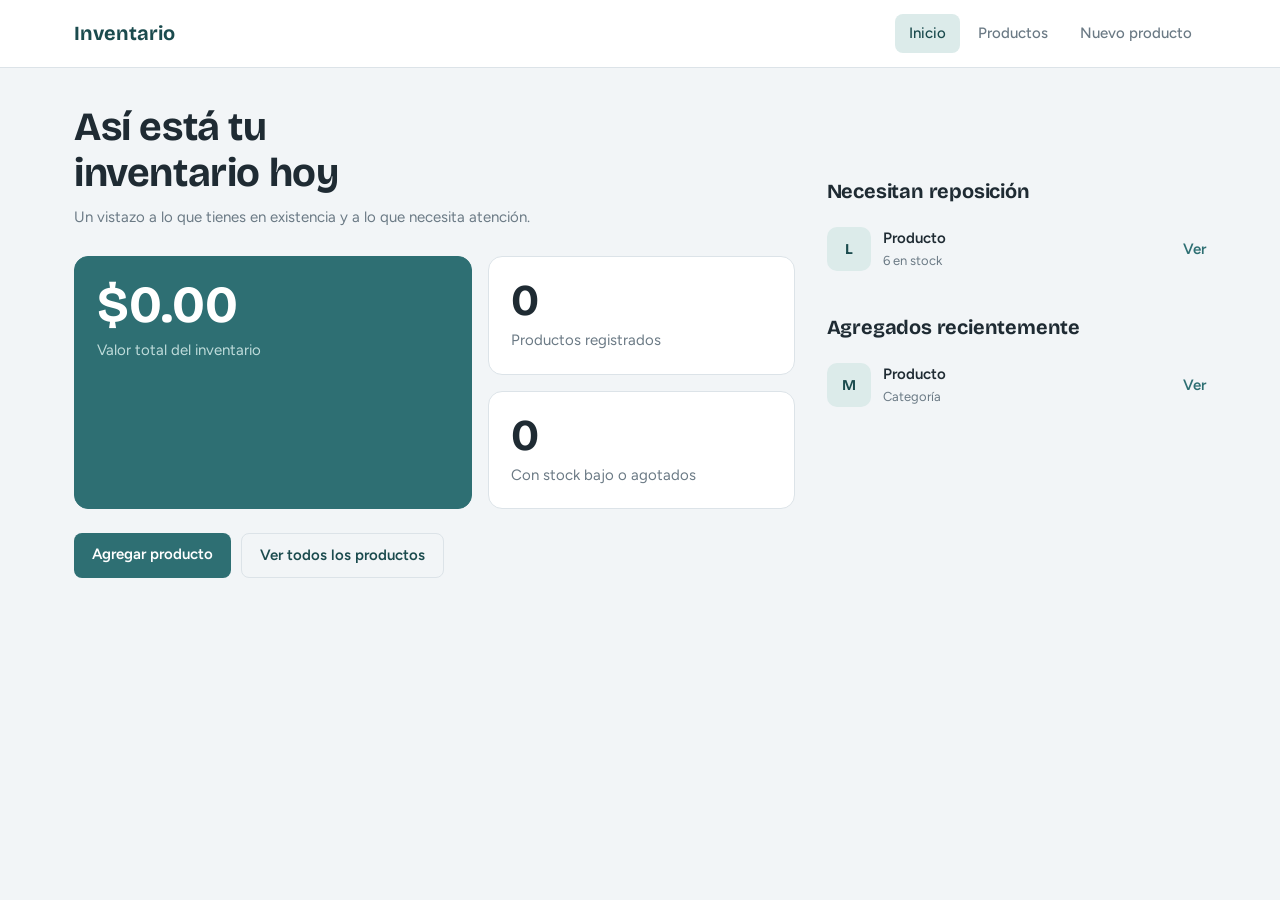
<file: src/main/resources/templates/index.html>
<!DOCTYPE html>
<html lang="es" xmlns:th="http://www.thymeleaf.org">
<head>
    <meta charset="UTF-8">
    <meta name="viewport" content="width=device-width, initial-scale=1">
    <title>Inventario</title>
    <link href="https://fonts.googleapis.com/css2?family=Bricolage+Grotesque:wght@500;700&family=Figtree:wght@400;500;600&display=swap" rel="stylesheet">
    <link rel="stylesheet" th:href="@{/styles.css}" href="../static/styles.css">
</head>
<body>

<header>
    <div class="bar">
        <a class="brand" th:href="@{/}" href="#">Inventario</a>
        <nav>
            <a class="on" th:href="@{/}" href="#">Inicio</a>
            <a th:href="@{/productos}" href="#">Productos</a>
            <a th:href="@{/productos/nuevo}" href="#">Nuevo producto</a>
        </nav>
    </div>
</header>

<main>
    <section id="v-dashboard">
        <div class="dash">
            <div>
                <h1>Así está tu inventario hoy</h1>
                <p class="muted lead">Un vistazo a lo que tienes en existencia y a lo que necesita atención.</p>
                <div class="big">
                    <div class="panel tint">
                        <div class="num" id="kValor"
                             th:text="'$' + ${#numbers.formatDecimal(valorTotal,1,'COMMA',2,'POINT')}">$0.00</div>
                        <p class="muted" style="margin-top:8px">Valor total del inventario</p>
                    </div>
                    <div class="stack">
                        <div class="panel">
                            <div class="num" id="kTotal" th:text="${totalProductos}">0</div>
                            <p class="muted" style="margin-top:6px">Productos registrados</p>
                        </div>
                        <div class="panel">
                            <div class="num" id="kBajo" th:text="${totalBajos}">0</div>
                            <p class="muted" style="margin-top:6px">Con stock bajo o agotados</p>
                        </div>
                    </div>
                </div>
                <div class="shortcuts">
                    <a class="btn" th:href="@{/productos/nuevo}" href="#">Agregar producto</a>
                    <a class="btn ghost" th:href="@{/productos}" href="#">Ver todos los productos</a>
                </div>
            </div>

            <aside class="side">
                <h2>Necesitan reposición</h2>
                <ul class="list" id="listBajo">
                    <li th:each="p : ${reposicion}">
                        <div class="thumb" th:text="${p.inicial}">L</div>
                        <div class="grow">
                            <b th:text="${p.nombre}">Producto</b>
                            <span th:text="${p.stockActual} + ' en stock · mínimo ' + ${p.stockMinimo}">6 en stock</span>
                        </div>
                        <a class="link" th:href="@{/productos/{id}(id=${p.id})}" href="#">Ver</a>
                    </li>
                </ul>

                <h2 style="margin-top:32px">Agregados recientemente</h2>
                <ul class="list" id="listReciente">
                    <li th:each="p : ${recientes}">
                        <div class="thumb" th:text="${p.inicial}">M</div>
                        <div class="grow">
                            <b th:text="${p.nombre}">Producto</b>
                            <span th:text="${p.categoria}">Categoría</span>
                        </div>
                        <a class="link" th:href="@{/productos/{id}(id=${p.id})}" href="#">Ver</a>
                    </li>
                </ul>
            </aside>
        </div>
    </section>
</main>

</body>
</html>
</file>
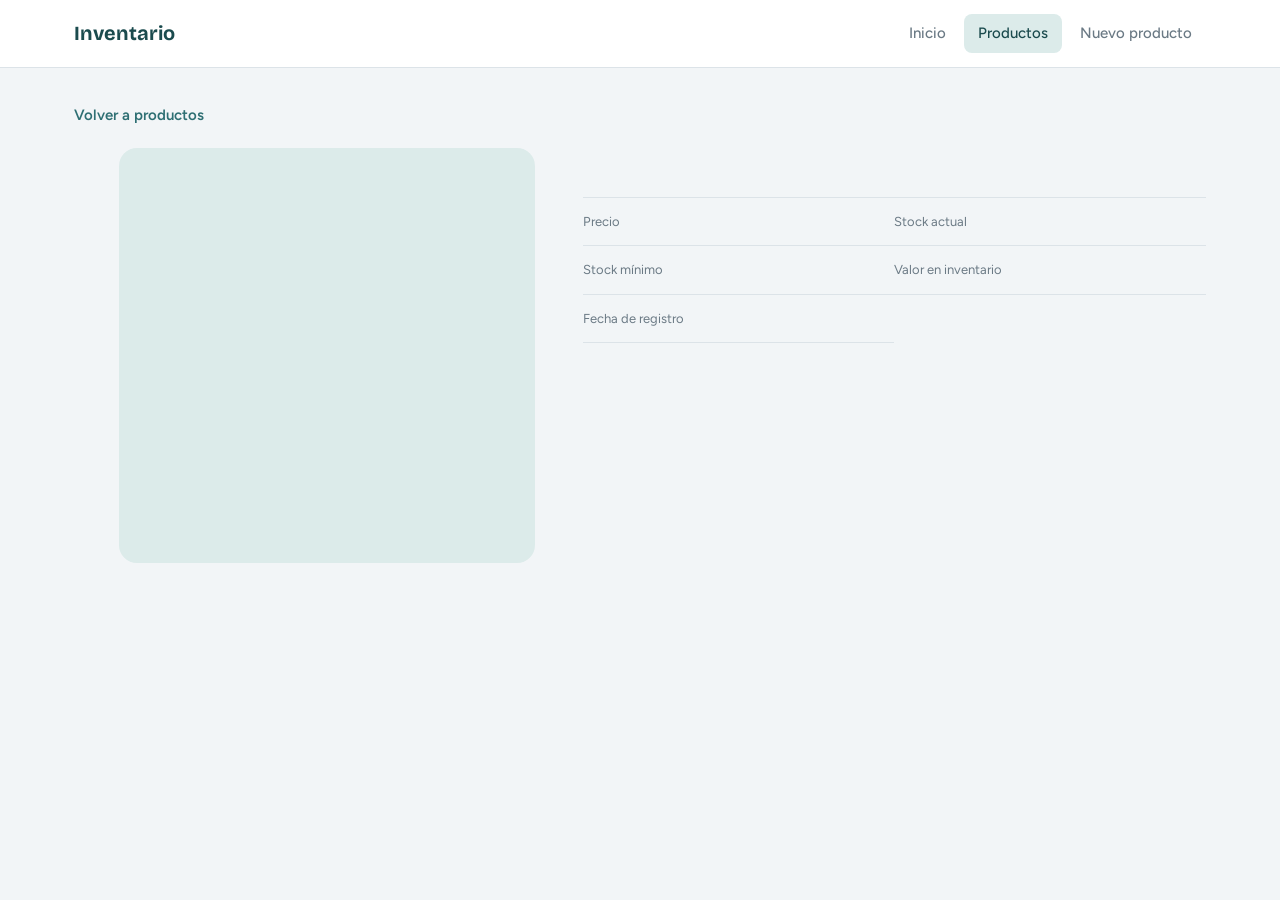
<file: src/main/resources/templates/detalle.html>
<!DOCTYPE html>
<html lang="es" xmlns:th="http://www.thymeleaf.org">
<head>
    <meta charset="UTF-8">
    <meta name="viewport" content="width=device-width, initial-scale=1">
    <title>Inventario</title>
    <link href="https://fonts.googleapis.com/css2?family=Bricolage+Grotesque:wght@500;700&family=Figtree:wght@400;500;600&display=swap" rel="stylesheet">
    <link rel="stylesheet" th:href="@{/styles.css}" href="../static/styles.css"></head>
<body>

<header>
    <div class="bar">
        <a class="brand" th:href="@{/}" href="#">Inventario</a>
        <nav>
            <a th:href="@{/}" href="#">Inicio</a>
            <a class="on" th:href="@{/productos}" href="#">Productos</a>
            <a th:href="@{/productos/nuevo}" href="#">Nuevo producto</a>
        </nav>
    </div>
</header>

<main>
    <a class="link back" th:href="@{/productos}">Volver a productos</a>
    <div class="detail">
        <div class="thumb" th:text="${p.inicial}"></div>
        <div>
            <span class="tag" th:classappend="${p.claseEstado}" th:text="${p.estadoStock}"></span>
            <h1 th:text="${p.nombre}"></h1>
            <p class="muted" th:text="${p.categoria} + ' · ' + ${p.codigoSku}"></p>
            <p class="desc" th:text="${p.descripcion}" style="margin-top:14px"></p>

            <dl class="facts">
                <div><dt>Precio</dt><dd th:text="'$' + ${#numbers.formatDecimal(p.precio,1,'COMMA',2,'POINT')}"></dd></div>
                <div><dt>Stock actual</dt><dd th:text="${p.stockActual}"></dd></div>
                <div><dt>Stock mínimo</dt><dd th:text="${p.stockMinimo}"></dd></div>
                <div><dt>Valor en inventario</dt><dd th:text="'$' + ${#numbers.formatDecimal(p.valorEnInventario,1,'COMMA',2,'POINT')}"></dd></div>
                <div><dt>Fecha de registro</dt><dd th:text="${p.fechaRegistro}"></dd></div>
            </dl>
        </div>
    </div>
</main>



</body>
</html>
</file>
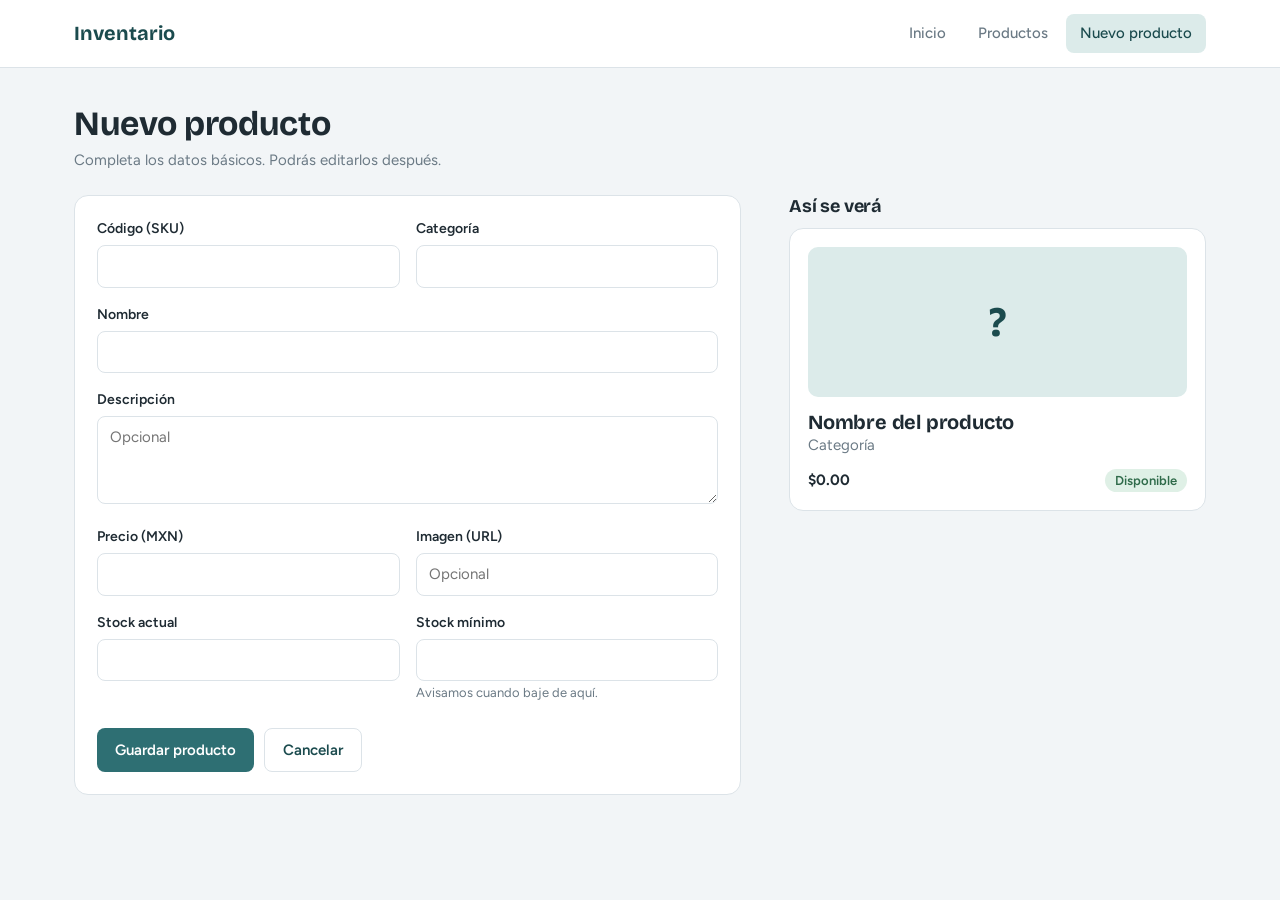
<file: src/main/resources/templates/formulario.html>
<!DOCTYPE html>
<html lang="es" xmlns:th="http://www.thymeleaf.org">
<head>
    <meta charset="UTF-8">
    <meta name="viewport" content="width=device-width, initial-scale=1">
    <title>Inventario</title>
    <link href="https://fonts.googleapis.com/css2?family=Bricolage+Grotesque:wght@500;700&family=Figtree:wght@400;500;600&display=swap" rel="stylesheet">
    <link rel="stylesheet" th:href="@{/styles.css}" href="../static/styles.css"></head>
<body>

<header>
    <div class="bar">
        <a class="brand" th:href="@{/}" href="#">Inventario</a>
        <nav>
            <a th:href="@{/}" href="#">Inicio</a>
            <a th:href="@{/productos}" href="#">Productos</a>
            <a class="on" th:href="@{/productos/nuevo}" href="#">Nuevo producto</a>
        </nav>
    </div>
</header>

<main>
    <section id="v-formulario">
        <div class="formgrid">
            <div>
                <h1 id="formTitulo">Nuevo producto</h1>
                <p class="muted" id="formSub">Completa los datos básicos. Podrás editarlos después.</p>

                <form class="panel" id="form" th:action="@{/productos}" th:object="${producto}" method="post" novalidate>
                    <div class="row2">
                        <div class="field" data-f="sku">
                            <label for="sku">Código (SKU)</label>
                            <input id="sku" th:field="*{codigoSku}" type="text">
                            <div class="err" th:if="${#fields.hasErrors('codigoSku')}" th:errors="*{codigoSku}"></div>
                        </div>
                        <div class="field" data-f="categoria">
                            <label for="categoria">Categoría</label>
                            <input id="categoria" th:field="*{categoria}" type="text" list="cats">
                            <datalist id="cats">
                                <!-- Categorías dinámicas -->
                            </datalist>
                            <div class="err" th:if="${#fields.hasErrors('categoria')}" th:errors="*{categoria}"></div>
                        </div>
                    </div>

                    <div class="field" data-f="nombre">
                        <label for="nombre">Nombre</label>
                        <input id="nombre" th:field="*{nombre}" type="text">
                        <div class="err" th:if="${#fields.hasErrors('nombre')}" th:errors="*{nombre}"></div>

                    </div>

                    <div class="field">
                        <label for="descripcion">Descripción</label>
                        <textarea id="descripcion" th:field="*{descripcion}" rows="3" placeholder="Opcional"></textarea>
                    </div>

                    <div class="row2">
                        <div class="field" data-f="precio">
                            <label for="precio">Precio (MXN)</label>
                            <input id="precio" th:field="*{precio}" type="number" step="0.01" min="0">
                            <div class="err" th:if="${#fields.hasErrors('precio')}" th:errors="*{precio}"></div>

                        </div>
                        <div class="field">
                            <label for="imagen">Imagen (URL)</label>
                            <input id="imagen" th:field="*{imagenUrl}" type="url" placeholder="Opcional">
                        </div>
                    </div>

                    <div class="row2">
                        <div class="field" data-f="stock">
                            <label for="stock">Stock actual</label>
                            <input id="stock" th:field="*{stockActual}" type="number" min="0" step="1">
                            <div class="err" th:if="${#fields.hasErrors('stockActual')}" th:errors="*{stockActual}"></div>

                        </div>
                        <div class="field" data-f="minimo">
                            <label for="minimo">Stock mínimo</label>
                            <input id="minimo" th:field="*{stockMinimo}" type="number" min="0" step="1">
                            <small>Avisamos cuando baje de aquí.</small>
                            <div class="err" th:if="${#fields.hasErrors('stockMinimo')}" th:errors="*{stockMinimo}"></div>
                        </div>
                    </div>

                    <div class="err" th:if="${#fields.hasErrors('stockMinimo')}" th:errors="*{stockMinimo}"></div>

                    <div class="actions">
                        <button class="btn" type="submit">Guardar producto</button>
                        <a class="btn ghost" th:href="@{/productos}">Cancelar</a>
                    </div>

                </form>
            </div>

            <aside class="preview">
                <h2>Así se verá</h2>
                <div class="card">
                    <div class="thumb" id="pvThumb">?</div>
                    <h3 id="pvNombre" style="font-size:20px">Nombre del producto</h3>
                    <p class="muted" id="pvCat" style="margin-bottom:12px">Categoría</p>
                    <div style="display:flex;justify-content:space-between;align-items:center">
                        <b id="pvPrecio">$0.00</b>
                        <span class="tag ok" id="pvEstado">Disponible</span>
                    </div>
                </div>
            </aside>
        </div>
    </section>
</main>

</body>
</html>
</file>
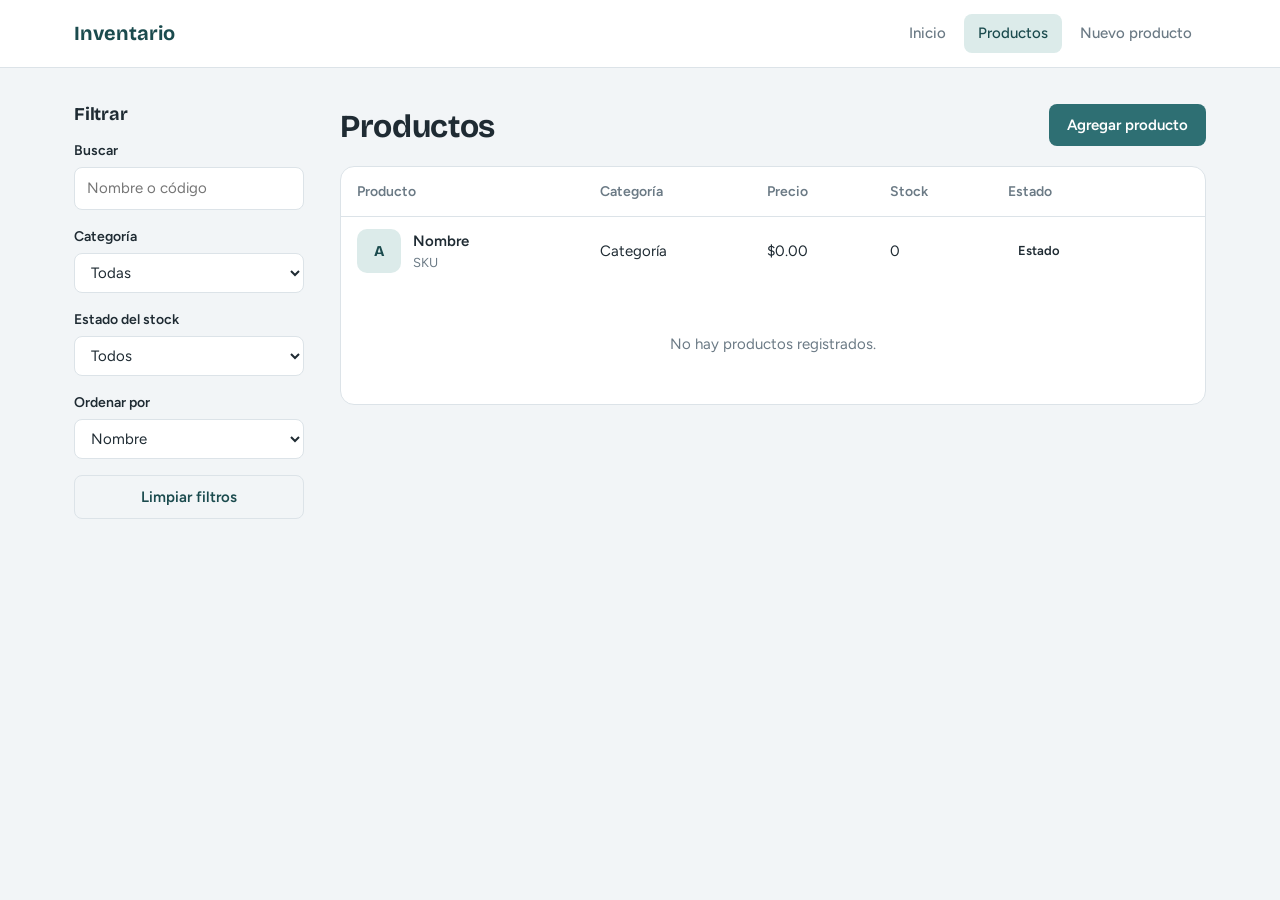
<file: src/main/resources/templates/productos.html>
<!DOCTYPE html>
<html lang="es" xmlns:th="http://www.thymeleaf.org">
<head>
    <meta charset="UTF-8">
    <meta name="viewport" content="width=device-width, initial-scale=1">
    <title>Inventario</title>
    <link href="https://fonts.googleapis.com/css2?family=Bricolage+Grotesque:wght@500;700&family=Figtree:wght@400;500;600&display=swap" rel="stylesheet">
    <link rel="stylesheet" th:href="@{/styles.css}" href="../static/styles.css"></head>
<body>
<header>
    <div class="bar">
        <a class="brand" th:href="@{/}" href="#">Inventario</a>
        <nav>
            <a th:href="@{/}" href="#">Inicio</a>
            <a class="on" th:href="@{/productos}" href="#">Productos</a>
            <a th:href="@{/productos/nuevo}" href="#">Nuevo producto</a>
        </nav>
    </div>
</header>
<main>
    <section id="v-productos">
        <div class="prod">
            <aside class="filters">
                <h2>Filtrar</h2>
                <form id="formFiltros">
                    <div class="field">
                        <label for="fBuscar">Buscar</label>
                        <input id="fBuscar" name="buscar" type="search" placeholder="Nombre o código">
                    </div>
                    <div class="field">
                        <label for="fCat">Categoría</label>
                        <select id="fCat" name="categoria">
                            <option value="">Todas</option>
                            <!-- Opciones dinámicas -->
                        </select>
                    </div>
                    <div class="field">
                        <label for="fEstado">Estado del stock</label>
                        <select id="fEstado" name="estado">
                            <option value="">Todos</option>
                            <option value="ok">Disponible</option>
                            <option value="low">Stock bajo</option>
                            <option value="out">Agotado</option>
                        </select>
                    </div>
                    <div class="field">
                        <label for="fOrden">Ordenar por</label>
                        <select id="fOrden" name="ordenarPor">
                            <option value="nombre">Nombre</option>
                            <option value="precio">Precio</option>
                            <option value="stock">Stock</option>
                            <option value="fecha">Más recientes</option>
                        </select>
                    </div>
                    <button class="btn ghost" id="fLimpiar" type="reset" style="width:100%">Limpiar filtros</button>
                </form>
            </aside>

            <div>
                <div class="prod-head">
                    <div>
                        <h1>Productos</h1>
                        <p class="muted" id="conteo" th:text="${total} + ' productos'"></p>                    </div>
                    <a class="btn" th:href="@{/productos/nuevo}" href="#">Agregar producto</a>

                </div>

                <div class="tablewrap">
                    <table>
                        <thead>
                        <tr>
                            <th>Producto</th>
                            <th>Categoría</th>
                            <th>Precio</th>
                            <th>Stock</th>
                            <th>Estado</th>
                            <th></th>
                        </tr>
                        </thead>
                        <tbody id="tbody">
                        <tr th:each="p : ${productos}">
                            <td>
                                <div class="cell">
                                    <div class="thumb" th:text="${p.inicial}">A</div>
                                    <div>
                                        <a th:href="@{/productos/{id}(id=${p.id})}" th:text="${p.nombre}" href="#">Nombre</a>
                                        <span th:text="${p.codigoSku}">SKU</span>
                                    </div>
                                </div>
                            </td>
                            <td th:text="${p.categoria}">Categoría</td>
                            <td th:text="'$' + ${#numbers.formatDecimal(p.precio,1,'COMMA',2,'POINT')}">$0.00</td>
                            <td th:text="${p.stockActual}">0</td>
                            <td><span class="tag" th:classappend="${p.claseEstado}" th:text="${p.estadoStock}">Estado</span></td>
                            <td></td>
                        </tr>
                        </tbody>
                    </table>
                    <div class="empty" th:if="${productos.isEmpty()}">No hay productos registrados.</div>
                </div>
            </div>
        </div>
    </section>
</main>

<dialog id="dlg">
    <h3>¿Eliminar este producto?</h3>
    <p class="muted" id="dlgTxt"></p>
    <div class="actions">
        <button class="btn ghost" id="dlgNo" type="button">Cancelar</button>
        <button class="btn danger" id="dlgSi" type="button">Eliminar</button>
    </div>
</dialog>

</body>
</html>
</file>
<file: src/main/resources/static/styles.css>
:root {
    --bg: #F2F5F7;
    --surface: #FFFFFF;
    --ink: #1F2B33;
    --muted: #6B7A85;
    --line: #DCE3E8;
    --accent: #2E6F73;
    --accent-soft: #DCEBEA;
    --accent-ink: #1B4B4E;
    --warn: #9A6414;
    --warn-bg: #FBEFD6;
    --bad: #A63F36;
    --bad-bg: #F8E2DF;
    --ok: #2F6B4A;
    --ok-bg: #DFF0E6;
    --head: 'Bricolage Grotesque', 'Segoe UI', system-ui, sans-serif;
    --body: 'Figtree', 'Segoe UI', system-ui, sans-serif;
}

* {
    box-sizing: border-box;
    margin: 0;
}

body {
    font-family: var(--body);
    background: var(--bg);
    color: var(--ink);
    font-size: 15px;
    line-height: 1.5;
}

h1, h2, h3 {
    font-family: var(--head);
    font-weight: 700;
    letter-spacing: -0.01em;
    line-height: 1.15;
}

button, input, select, textarea {
    font: inherit;
    color: inherit;
}

:focus-visible {
    outline: 2px solid var(--accent);
    outline-offset: 2px;
}

/* Header con navegación */
header {
    background: var(--surface);
    border-bottom: 1px solid var(--line);
    position: sticky;
    top: 0;
    z-index: 5;
}

.bar {
    max-width: 1180px;
    margin: 0 auto;
    padding: 14px 24px;
    display: flex;
    align-items: center;
    gap: 32px;
}

.brand {
    font-family: var(--head);
    font-weight: 700;
    font-size: 20px;
    color: var(--accent-ink);
    margin-right: auto;
    text-decoration: none;
}

nav {
    display: flex;
    gap: 4px;
}

nav a {
    padding: 8px 14px;
    border-radius: 8px;
    color: var(--muted);
    text-decoration: none;
    font-weight: 500;
    cursor: pointer;
}

nav a:hover {
    background: var(--bg);
    color: var(--ink);
}

nav a.on {
    background: var(--accent-soft);
    color: var(--accent-ink);
}

main {
    max-width: 1180px;
    margin: 0 auto;
    padding: 36px 24px 64px;
}

.btn {
    display: inline-block;
    border: 0;
    background: var(--accent);
    color: #fff;
    padding: 10px 18px;
    border-radius: 8px;
    font-weight: 600;
    text-decoration: none;
    text-align: center;
    cursor: pointer;
}

.btn:hover {
    background: var(--accent-ink);
}

.btn.ghost {
    background: transparent;
    color: var(--accent-ink);
    border: 1px solid var(--line);
}

.btn.ghost:hover {
    background: var(--bg);
}

.btn.danger {
    background: var(--bad-bg);
    color: var(--bad);
}

.btn.danger:hover {
    background: #f2d0cb;
}

.link {
    background: none;
    border: 0;
    color: var(--accent);
    font-weight: 600;
    text-decoration: none;
    cursor: pointer;
    padding: 0;
}

.link:hover {
    text-decoration: underline;
}

.muted {
    color: var(--muted);
}

.tag {
    display: inline-block;
    padding: 2px 10px;
    border-radius: 99px;
    font-size: 13px;
    font-weight: 600;
}

.tag.ok {
    background: var(--ok-bg);
    color: var(--ok);
}

.tag.low {
    background: var(--warn-bg);
    color: var(--warn);
}

.tag.out {
    background: var(--bad-bg);
    color: var(--bad);
}

.thumb {
    width: 44px;
    height: 44px;
    border-radius: 10px;
    display: grid;
    place-items: center;
    font-family: var(--head);
    font-weight: 700;
    color: var(--accent-ink);
    background: var(--accent-soft);
    flex: none;
}

/* 1. Dashboard */
.dash {
    display: grid;
    grid-template-columns: minmax(0, 1.9fr) minmax(0, 1fr);
    gap: 32px;
}

.dash h1 {
    font-size: 40px;
    max-width: 14ch;
    margin-bottom: 10px;
}

.dash .lead {
    max-width: 46ch;
    margin-bottom: 28px;
}

.big {
    display: grid;
    grid-template-columns: 1.3fr 1fr;
    gap: 16px;
}

.panel {
    background: var(--surface);
    border: 1px solid var(--line);
    border-radius: 14px;
    padding: 22px;
}

.panel.tint {
    background: var(--accent);
    border-color: var(--accent);
    color: #fff;
}

.panel.tint .muted {
    color: #BFDCDB;
}

.num {
    font-family: var(--head);
    font-size: 44px;
    font-weight: 700;
    line-height: 1;
}

.panel.tint .num {
    font-size: 52px;
}

.stack {
    display: grid;
    gap: 16px;
}

.shortcuts {
    display: flex;
    gap: 10px;
    margin-top: 24px;
    flex-wrap: wrap;
}

.side {
    padding-top: 76px;
}

.side h2 {
    font-size: 20px;
    margin-bottom: 12px;
}

.list {
    list-style: none;
    padding: 0;
}

.list li {
    display: flex;
    align-items: center;
    gap: 12px;
    padding: 12px 0;
    border-bottom: 1px solid var(--line);
}

.list li:last-child {
    border: 0;
}

.list .grow {
    flex: 1;
    min-width: 0;
}

.list .grow b {
    display: block;
    font-weight: 600;
    white-space: nowrap;
    overflow: hidden;
    text-overflow: ellipsis;
}

.list .grow span {
    font-size: 13px;
    color: var(--muted);
}

/* 2. Productos */
.prod {
    display: grid;
    grid-template-columns: 230px minmax(0, 1fr);
    gap: 36px;
    align-items: start;
}

.prod-head {
    display: flex;
    align-items: end;
    justify-content: space-between;
    gap: 16px;
    margin-bottom: 20px;
}

.prod-head h1 {
    font-size: 32px;
}

.filters {
    position: sticky;
    top: 90px;
}

.filters h2 {
    font-size: 18px;
    margin-bottom: 16px;
}

.field {
    margin-bottom: 16px;
}

.field label {
    display: block;
    font-weight: 600;
    font-size: 14px;
    margin-bottom: 6px;
}

.field input,
.field select,
.field textarea {
    width: 100%;
    padding: 9px 12px;
    border: 1px solid var(--line);
    border-radius: 8px;
    background: var(--surface);
}

.field input:focus,
.field select:focus,
.field textarea:focus {
    border-color: var(--accent);
}

.field small {
    color: var(--muted);
    font-size: 13px;
}

.tablewrap {
    background: var(--surface);
    border: 1px solid var(--line);
    border-radius: 14px;
    overflow-x: auto;
}

table {
    width: 100%;
    border-collapse: collapse;
    min-width: 620px;
}

th {
    text-align: left;
    font-weight: 600;
    font-size: 14px;
    color: var(--muted);
    padding: 14px 16px;
    border-bottom: 1px solid var(--line);
    white-space: nowrap;
}

td {
    padding: 12px 16px;
    border-bottom: 1px solid var(--line);
    vertical-align: middle;
}

tr:last-child td {
    border: 0;
}

tbody tr:hover {
    background: #F8FAFB;
}

.cell {
    display: flex;
    align-items: center;
    gap: 12px;
}

.cell b,
.cell a {
    font-weight: 600;
    color: inherit;
    text-decoration: none;
    cursor: pointer;
}

.cell b:hover,
.cell a:hover {
    color: var(--accent);
}

.cell span {
    display: block;
    font-size: 13px;
    color: var(--muted);
}

.acts {
    display: flex;
    gap: 14px;
    justify-content: flex-end;
}

.empty {
    padding: 48px 24px;
    text-align: center;
    color: var(--muted);
}

/* 3. Formulario */
.formgrid {
    display: grid;
    grid-template-columns: minmax(0, 1.6fr) minmax(0, 1fr);
    gap: 48px;
    align-items: start;
}

.formgrid h1 {
    font-size: 34px;
    margin-bottom: 6px;
}

.formgrid .panel {
    margin-top: 24px;
}

.row2 {
    display: grid;
    grid-template-columns: 1fr 1fr;
    gap: 16px;
}

.err {
    color: var(--bad);
    font-size: 13px;
    margin-top: 4px;
    display: none;
}

.field.bad input,
.field.bad select {
    border-color: var(--bad);
}

.field.bad .err {
    display: block;
}

.actions {
    display: flex;
    gap: 10px;
    margin-top: 8px;
}

.preview {
    margin-top: 92px;
}

.preview h2 {
    font-size: 18px;
    margin-bottom: 12px;
}

.card {
    background: var(--surface);
    border: 1px solid var(--line);
    border-radius: 14px;
    padding: 18px;
}

.card .thumb {
    width: 100%;
    height: 150px;
    font-size: 42px;
    margin-bottom: 14px;
}

/* 4. Detalle */
.detail {
    display: grid;
    grid-template-columns: minmax(0, 1fr) minmax(0, 1.5fr);
    gap: 48px;
    align-items: start;
    padding-left: 4%;
}

.detail .thumb {
    width: 100%;
    aspect-ratio: 1;
    height: auto;
    font-size: 96px;
    border-radius: 18px;
}

.back {
    margin-bottom: 22px;
    display: inline-block;
}

.detail h1 {
    font-size: 38px;
    margin: 10px 0 8px;
}

.desc {
    max-width: 52ch;
    margin-bottom: 26px;
}

.facts {
    display: grid;
    grid-template-columns: repeat(2, 1fr);
    border-top: 1px solid var(--line);
    margin-bottom: 24px;
}

.facts div {
    padding: 14px 0;
    border-bottom: 1px solid var(--line);
}

.facts dt {
    font-size: 13px;
    color: var(--muted);
}

.facts dd {
    font-weight: 600;
    font-size: 18px;
    margin: 0;
}

dialog {
    border: 0;
    border-radius: 14px;
    padding: 26px;
    max-width: 380px;
    box-shadow: 0 20px 50px rgba(31, 43, 51, 0.2);
}

dialog::backdrop {
    background: rgba(31, 43, 51, 0.35);
}

dialog h3 {
    margin-bottom: 8px;
    font-size: 20px;
}

dialog .actions {
    margin-top: 20px;
    justify-content: flex-end;
}

@media (max-width: 860px) {
    .bar {
        flex-wrap: wrap;
        gap: 8px 16px;
        padding: 12px 16px;
    }
    main {
        padding: 24px 16px 48px;
    }
    .dash, .prod, .formgrid, .detail {
        grid-template-columns: 1fr;
        gap: 24px;
    }
    .detail {
        padding-left: 0;
    }
    .side, .preview {
        padding-top: 0;
        margin-top: 0;
    }
    .filters {
        position: static;
    }
    .big {
        grid-template-columns: 1fr;
    }
    .dash h1 {
        font-size: 32px;
    }
}
</file>
